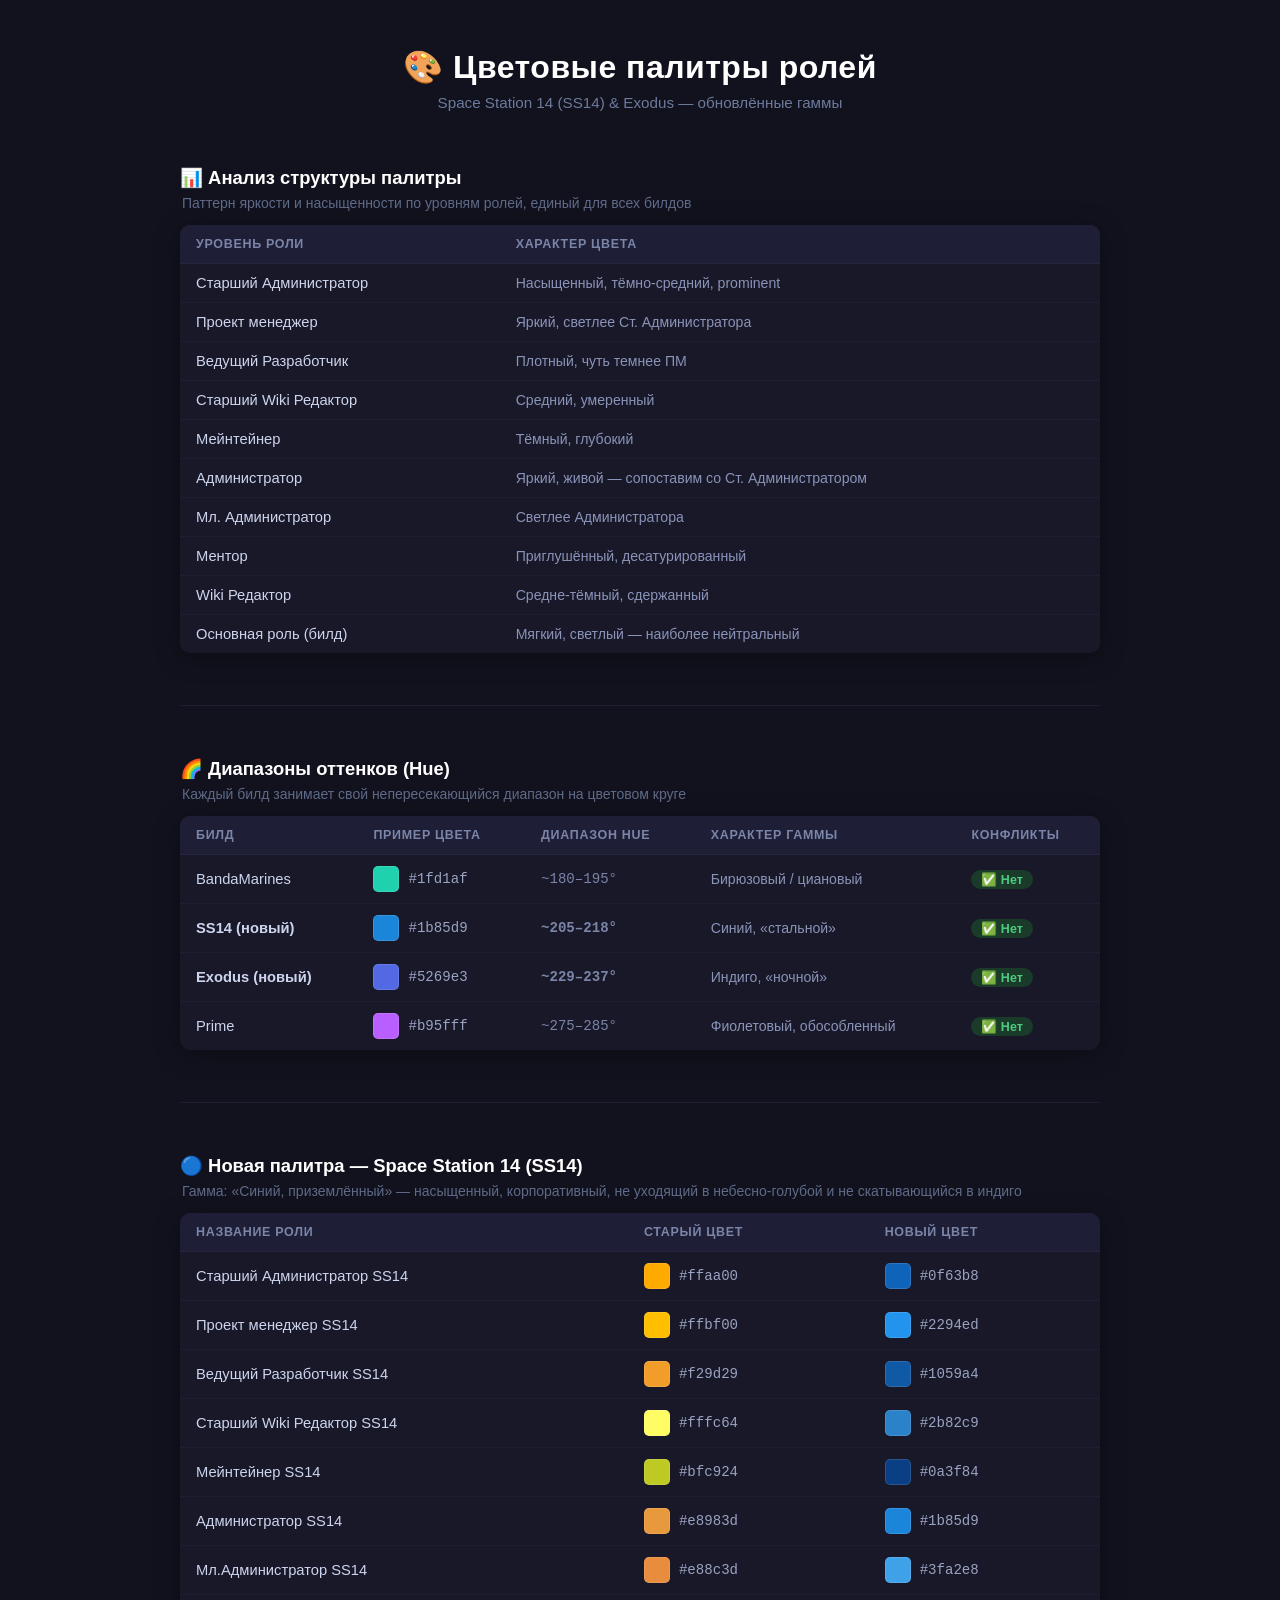
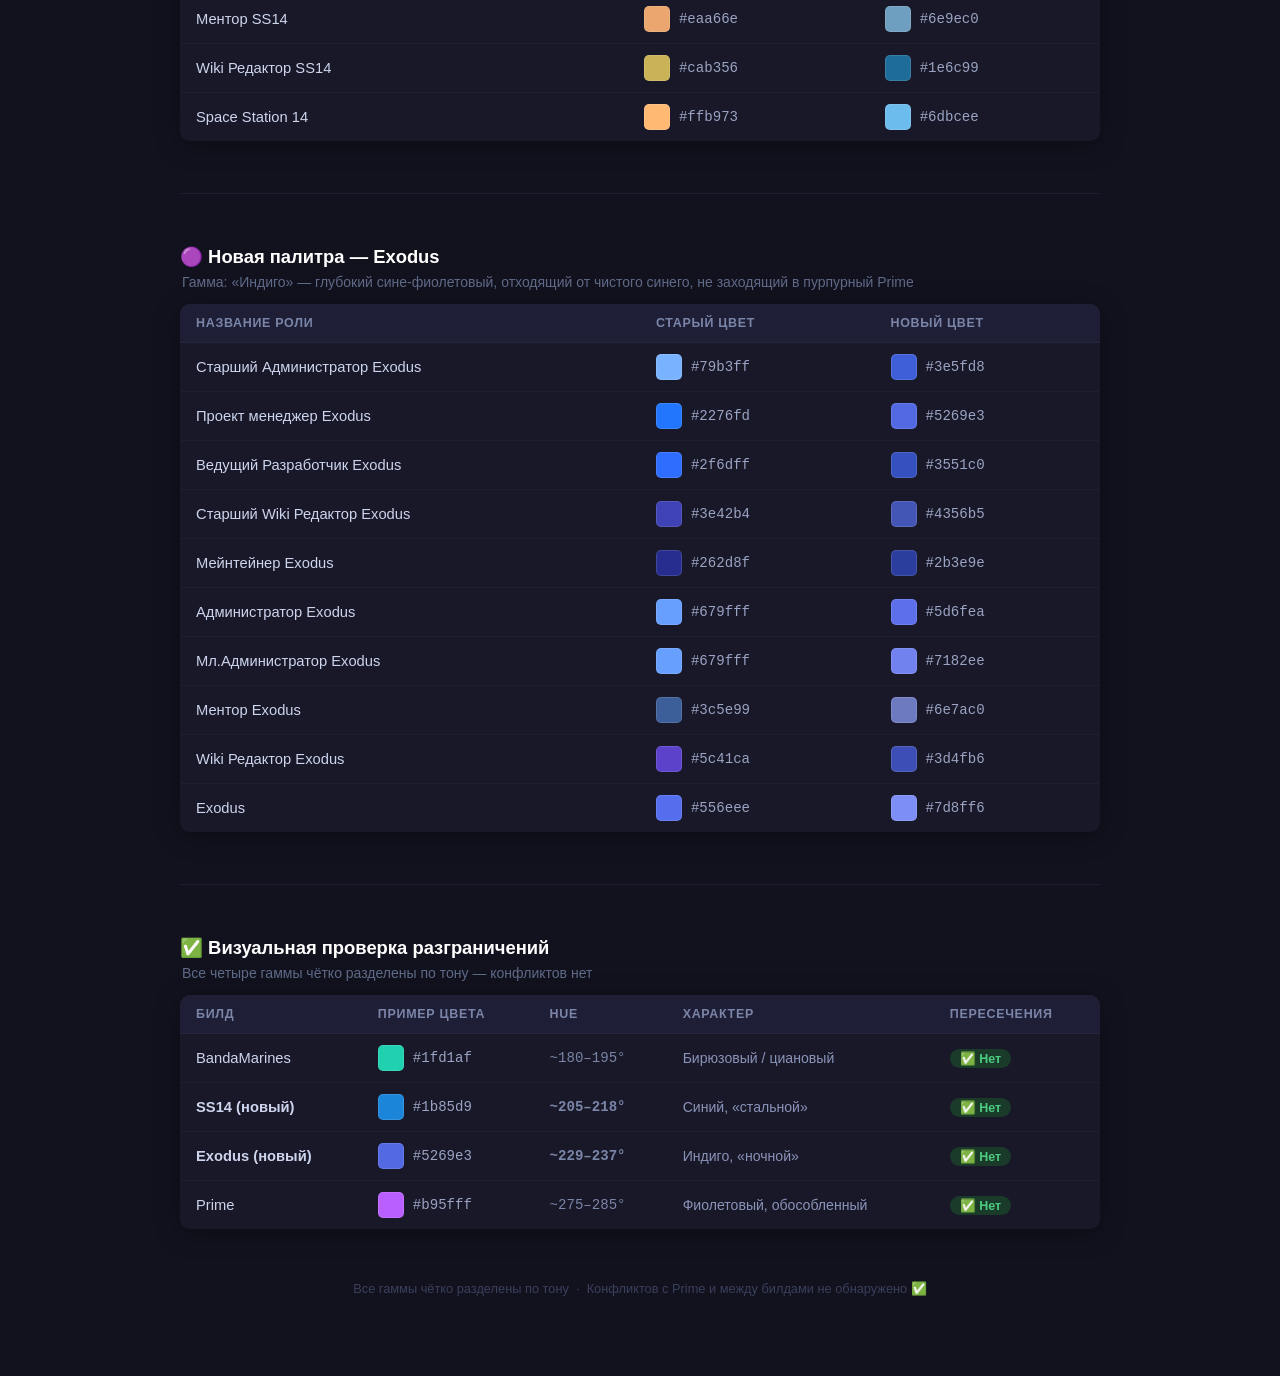
<file: palette.html>
<!DOCTYPE html>
<html lang="ru">
<head>
  <meta charset="UTF-8" />
  <meta name="viewport" content="width=device-width, initial-scale=1.0"/>
  <title>Цветовые палитры — SS14 & Exodus</title>
  <style>
    *, *::before, *::after { box-sizing: border-box; margin: 0; padding: 0; }

    body {
      background: #12121e;
      color: #dce1f0;
      font-family: 'Segoe UI', Tahoma, Geneva, Verdana, sans-serif;
      padding: 48px 24px 80px;
    }

    header {
      text-align: center;
      margin-bottom: 56px;
    }

    header h1 {
      font-size: 2rem;
      font-weight: 700;
      color: #ffffff;
      letter-spacing: 0.5px;
    }

    header p {
      margin-top: 8px;
      color: #6c7a9c;
      font-size: 0.95rem;
    }

    .section {
      max-width: 920px;
      margin: 0 auto 52px;
    }

    .section-title {
      display: flex;
      align-items: center;
      gap: 10px;
      font-size: 1.15rem;
      font-weight: 700;
      color: #ffffff;
      margin-bottom: 6px;
    }

    .section-subtitle {
      color: #5e6a87;
      font-size: 0.875rem;
      margin-bottom: 14px;
      padding-left: 2px;
    }

    table {
      width: 100%;
      border-collapse: collapse;
      background: #181828;
      border-radius: 10px;
      overflow: hidden;
      box-shadow: 0 4px 24px rgba(0,0,0,0.35);
    }

    thead tr {
      background: #1e1e36;
    }

    thead th {
      padding: 12px 16px;
      text-align: left;
      font-size: 0.78rem;
      font-weight: 600;
      text-transform: uppercase;
      letter-spacing: 0.7px;
      color: #7a85a8;
      border-bottom: 1px solid #252540;
    }

    tbody tr {
      border-bottom: 1px solid #1e1e30;
      transition: background 0.15s;
    }

    tbody tr:last-child { border-bottom: none; }
    tbody tr:hover { background: #1f203a; }

    td {
      padding: 11px 16px;
      font-size: 0.92rem;
      vertical-align: middle;
    }

    td.role { font-weight: 500; color: #cdd4ed; }
    td.char { color: #8a93b8; font-size: 0.88rem; }
    td.hue  { color: #7a85a8; font-size: 0.88rem; font-family: monospace; }

    .color-cell {
      display: flex;
      align-items: center;
      gap: 9px;
    }

    .swatch {
      width: 26px;
      height: 26px;
      border-radius: 5px;
      border: 1px solid rgba(255,255,255,0.12);
      flex-shrink: 0;
    }

    .hex {
      font-family: 'Courier New', monospace;
      font-size: 0.88rem;
      color: #9aa3c2;
    }

    .badge {
      display: inline-block;
      padding: 2px 10px;
      border-radius: 20px;
      font-size: 0.78rem;
      font-weight: 600;
    }

    .ok   { background: #1a3a2a; color: #4ccc80; }
    .warn { background: #3a2a10; color: #e0a030; }

    .divider {
      max-width: 920px;
      margin: 0 auto 52px;
      border: none;
      border-top: 1px solid #1e1e30;
    }

    .hue-spectrum {
      display: flex;
      gap: 0;
      border-radius: 8px;
      overflow: hidden;
      height: 18px;
      margin-bottom: 14px;
    }

    .hue-segment {
      flex: 1;
      position: relative;
    }

    footer {
      text-align: center;
      color: #3a3f5c;
      font-size: 0.8rem;
      margin-top: 16px;
    }
  </style>
</head>
<body>

<header>
  <h1>🎨 Цветовые палитры ролей</h1>
  <p>Space Station 14 (SS14) &amp; Exodus — обновлённые гаммы</p>
</header>

<!-- ─── 1. Анализ структуры ─────────────────────────────────── -->
<div class="section">
  <div class="section-title">📊 Анализ структуры палитры</div>
  <div class="section-subtitle">Паттерн яркости и насыщенности по уровням ролей, единый для всех билдов</div>
  <table>
    <thead>
      <tr>
        <th>Уровень роли</th>
        <th>Характер цвета</th>
      </tr>
    </thead>
    <tbody>
      <tr><td class="role">Старший Администратор</td><td class="char">Насыщенный, тёмно-средний, prominent</td></tr>
      <tr><td class="role">Проект менеджер</td><td class="char">Яркий, светлее Ст. Администратора</td></tr>
      <tr><td class="role">Ведущий Разработчик</td><td class="char">Плотный, чуть темнее ПМ</td></tr>
      <tr><td class="role">Старший Wiki Редактор</td><td class="char">Средний, умеренный</td></tr>
      <tr><td class="role">Мейнтейнер</td><td class="char">Тёмный, глубокий</td></tr>
      <tr><td class="role">Администратор</td><td class="char">Яркий, живой — сопоставим со Ст. Администратором</td></tr>
      <tr><td class="role">Мл. Администратор</td><td class="char">Светлее Администратора</td></tr>
      <tr><td class="role">Ментор</td><td class="char">Приглушённый, десатурированный</td></tr>
      <tr><td class="role">Wiki Редактор</td><td class="char">Средне-тёмный, сдержанный</td></tr>
      <tr><td class="role">Основная роль (билд)</td><td class="char">Мягкий, светлый — наиболее нейтральный</td></tr>
    </tbody>
  </table>
</div>

<hr class="divider"/>

<!-- ─── 2. Диапазоны оттенков ──────────────────────────────── -->
<div class="section">
  <div class="section-title">🌈 Диапазоны оттенков (Hue)</div>
  <div class="section-subtitle">Каждый билд занимает свой непересекающийся диапазон на цветовом круге</div>
  <table>
    <thead>
      <tr>
        <th>Билд</th>
        <th>Пример цвета</th>
        <th>Диапазон Hue</th>
        <th>Характер гаммы</th>
        <th>Конфликты</th>
      </tr>
    </thead>
    <tbody>
      <tr>
        <td class="role">BandaMarines</td>
        <td><div class="color-cell"><div class="swatch" style="background:#1fd1af"></div><span class="hex">#1fd1af</span></div></td>
        <td class="hue">~180–195°</td>
        <td class="char">Бирюзовый / циановый</td>
        <td><span class="badge ok">✅ Нет</span></td>
      </tr>
      <tr>
        <td class="role"><strong>SS14 (новый)</strong></td>
        <td><div class="color-cell"><div class="swatch" style="background:#1b85d9"></div><span class="hex">#1b85d9</span></div></td>
        <td class="hue"><strong>~205–218°</strong></td>
        <td class="char">Синий, «стальной»</td>
        <td><span class="badge ok">✅ Нет</span></td>
      </tr>
      <tr>
        <td class="role"><strong>Exodus (новый)</strong></td>
        <td><div class="color-cell"><div class="swatch" style="background:#5269e3"></div><span class="hex">#5269e3</span></div></td>
        <td class="hue"><strong>~229–237°</strong></td>
        <td class="char">Индиго, «ночной»</td>
        <td><span class="badge ok">✅ Нет</span></td>
      </tr>
      <tr>
        <td class="role">Prime</td>
        <td><div class="color-cell"><div class="swatch" style="background:#b95fff"></div><span class="hex">#b95fff</span></div></td>
        <td class="hue">~275–285°</td>
        <td class="char">Фиолетовый, обособленный</td>
        <td><span class="badge ok">✅ Нет</span></td>
      </tr>
    </tbody>
  </table>
</div>

<hr class="divider"/>

<!-- ─── 3. Палитра SS14 ─────────────────────────────────────── -->
<div class="section">
  <div class="section-title">🔵 Новая палитра — Space Station 14 (SS14)</div>
  <div class="section-subtitle">Гамма: «Синий, приземлённый» — насыщенный, корпоративный, не уходящий в небесно-голубой и не скатывающийся в индиго</div>
  <table>
    <thead>
      <tr>
        <th>Название роли</th>
        <th>Старый цвет</th>
        <th>Новый цвет</th>
      </tr>
    </thead>
    <tbody>
      <tr>
        <td class="role">Старший Администратор SS14</td>
        <td><div class="color-cell"><div class="swatch" style="background:#ffaa00"></div><span class="hex">#ffaa00</span></div></td>
        <td><div class="color-cell"><div class="swatch" style="background:#0f63b8"></div><span class="hex">#0f63b8</span></div></td>
      </tr>
      <tr>
        <td class="role">Проект менеджер SS14</td>
        <td><div class="color-cell"><div class="swatch" style="background:#ffbf00"></div><span class="hex">#ffbf00</span></div></td>
        <td><div class="color-cell"><div class="swatch" style="background:#2294ed"></div><span class="hex">#2294ed</span></div></td>
      </tr>
      <tr>
        <td class="role">Ведущий Разработчик SS14</td>
        <td><div class="color-cell"><div class="swatch" style="background:#f29d29"></div><span class="hex">#f29d29</span></div></td>
        <td><div class="color-cell"><div class="swatch" style="background:#1059a4"></div><span class="hex">#1059a4</span></div></td>
      </tr>
      <tr>
        <td class="role">Старший Wiki Редактор SS14</td>
        <td><div class="color-cell"><div class="swatch" style="background:#fffc64"></div><span class="hex">#fffc64</span></div></td>
        <td><div class="color-cell"><div class="swatch" style="background:#2b82c9"></div><span class="hex">#2b82c9</span></div></td>
      </tr>
      <tr>
        <td class="role">Мейнтейнер SS14</td>
        <td><div class="color-cell"><div class="swatch" style="background:#bfc924"></div><span class="hex">#bfc924</span></div></td>
        <td><div class="color-cell"><div class="swatch" style="background:#0a3f84"></div><span class="hex">#0a3f84</span></div></td>
      </tr>
      <tr>
        <td class="role">Администратор SS14</td>
        <td><div class="color-cell"><div class="swatch" style="background:#e8983d"></div><span class="hex">#e8983d</span></div></td>
        <td><div class="color-cell"><div class="swatch" style="background:#1b85d9"></div><span class="hex">#1b85d9</span></div></td>
      </tr>
      <tr>
        <td class="role">Мл.Администратор SS14</td>
        <td><div class="color-cell"><div class="swatch" style="background:#e88c3d"></div><span class="hex">#e88c3d</span></div></td>
        <td><div class="color-cell"><div class="swatch" style="background:#3fa2e8"></div><span class="hex">#3fa2e8</span></div></td>
      </tr>
      <tr>
        <td class="role">Ментор SS14</td>
        <td><div class="color-cell"><div class="swatch" style="background:#eaa66e"></div><span class="hex">#eaa66e</span></div></td>
        <td><div class="color-cell"><div class="swatch" style="background:#6e9ec0"></div><span class="hex">#6e9ec0</span></div></td>
      </tr>
      <tr>
        <td class="role">Wiki Редактор SS14</td>
        <td><div class="color-cell"><div class="swatch" style="background:#cab356"></div><span class="hex">#cab356</span></div></td>
        <td><div class="color-cell"><div class="swatch" style="background:#1e6c99"></div><span class="hex">#1e6c99</span></div></td>
      </tr>
      <tr>
        <td class="role">Space Station 14</td>
        <td><div class="color-cell"><div class="swatch" style="background:#ffb973"></div><span class="hex">#ffb973</span></div></td>
        <td><div class="color-cell"><div class="swatch" style="background:#6dbcee"></div><span class="hex">#6dbcee</span></div></td>
      </tr>
    </tbody>
  </table>
</div>

<hr class="divider"/>

<!-- ─── 4. Палитра Exodus ───────────────────────────────────── -->
<div class="section">
  <div class="section-title">🟣 Новая палитра — Exodus</div>
  <div class="section-subtitle">Гамма: «Индиго» — глубокий сине-фиолетовый, отходящий от чистого синего, не заходящий в пурпурный Prime</div>
  <table>
    <thead>
      <tr>
        <th>Название роли</th>
        <th>Старый цвет</th>
        <th>Новый цвет</th>
      </tr>
    </thead>
    <tbody>
      <tr>
        <td class="role">Старший Администратор Exodus</td>
        <td><div class="color-cell"><div class="swatch" style="background:#79b3ff"></div><span class="hex">#79b3ff</span></div></td>
        <td><div class="color-cell"><div class="swatch" style="background:#3e5fd8"></div><span class="hex">#3e5fd8</span></div></td>
      </tr>
      <tr>
        <td class="role">Проект менеджер Exodus</td>
        <td><div class="color-cell"><div class="swatch" style="background:#2276fd"></div><span class="hex">#2276fd</span></div></td>
        <td><div class="color-cell"><div class="swatch" style="background:#5269e3"></div><span class="hex">#5269e3</span></div></td>
      </tr>
      <tr>
        <td class="role">Ведущий Разработчик Exodus</td>
        <td><div class="color-cell"><div class="swatch" style="background:#2f6dff"></div><span class="hex">#2f6dff</span></div></td>
        <td><div class="color-cell"><div class="swatch" style="background:#3551c0"></div><span class="hex">#3551c0</span></div></td>
      </tr>
      <tr>
        <td class="role">Старший Wiki Редактор Exodus</td>
        <td><div class="color-cell"><div class="swatch" style="background:#3e42b4"></div><span class="hex">#3e42b4</span></div></td>
        <td><div class="color-cell"><div class="swatch" style="background:#4356b5"></div><span class="hex">#4356b5</span></div></td>
      </tr>
      <tr>
        <td class="role">Мейнтейнер Exodus</td>
        <td><div class="color-cell"><div class="swatch" style="background:#262d8f"></div><span class="hex">#262d8f</span></div></td>
        <td><div class="color-cell"><div class="swatch" style="background:#2b3e9e"></div><span class="hex">#2b3e9e</span></div></td>
      </tr>
      <tr>
        <td class="role">Администратор Exodus</td>
        <td><div class="color-cell"><div class="swatch" style="background:#679fff"></div><span class="hex">#679fff</span></div></td>
        <td><div class="color-cell"><div class="swatch" style="background:#5d6fea"></div><span class="hex">#5d6fea</span></div></td>
      </tr>
      <tr>
        <td class="role">Мл.Администратор Exodus</td>
        <td><div class="color-cell"><div class="swatch" style="background:#679fff"></div><span class="hex">#679fff</span></div></td>
        <td><div class="color-cell"><div class="swatch" style="background:#7182ee"></div><span class="hex">#7182ee</span></div></td>
      </tr>
      <tr>
        <td class="role">Ментор Exodus</td>
        <td><div class="color-cell"><div class="swatch" style="background:#3c5e99"></div><span class="hex">#3c5e99</span></div></td>
        <td><div class="color-cell"><div class="swatch" style="background:#6e7ac0"></div><span class="hex">#6e7ac0</span></div></td>
      </tr>
      <tr>
        <td class="role">Wiki Редактор Exodus</td>
        <td><div class="color-cell"><div class="swatch" style="background:#5c41ca"></div><span class="hex">#5c41ca</span></div></td>
        <td><div class="color-cell"><div class="swatch" style="background:#3d4fb6"></div><span class="hex">#3d4fb6</span></div></td>
      </tr>
      <tr>
        <td class="role">Exodus</td>
        <td><div class="color-cell"><div class="swatch" style="background:#556eee"></div><span class="hex">#556eee</span></div></td>
        <td><div class="color-cell"><div class="swatch" style="background:#7d8ff6"></div><span class="hex">#7d8ff6</span></div></td>
      </tr>
    </tbody>
  </table>
</div>

<hr class="divider"/>

<!-- ─── 5. Визуальная проверка ─────────────────────────────── -->
<div class="section">
  <div class="section-title">✅ Визуальная проверка разграничений</div>
  <div class="section-subtitle">Все четыре гаммы чётко разделены по тону — конфликтов нет</div>
  <table>
    <thead>
      <tr>
        <th>Билд</th>
        <th>Пример цвета</th>
        <th>Hue</th>
        <th>Характер</th>
        <th>Пересечения</th>
      </tr>
    </thead>
    <tbody>
      <tr>
        <td class="role">BandaMarines</td>
        <td><div class="color-cell"><div class="swatch" style="background:#1fd1af"></div><span class="hex">#1fd1af</span></div></td>
        <td class="hue">~180–195°</td>
        <td class="char">Бирюзовый / циановый</td>
        <td><span class="badge ok">✅ Нет</span></td>
      </tr>
      <tr>
        <td class="role"><strong>SS14 (новый)</strong></td>
        <td><div class="color-cell"><div class="swatch" style="background:#1b85d9"></div><span class="hex">#1b85d9</span></div></td>
        <td class="hue"><strong>~205–218°</strong></td>
        <td class="char">Синий, «стальной»</td>
        <td><span class="badge ok">✅ Нет</span></td>
      </tr>
      <tr>
        <td class="role"><strong>Exodus (новый)</strong></td>
        <td><div class="color-cell"><div class="swatch" style="background:#5269e3"></div><span class="hex">#5269e3</span></div></td>
        <td class="hue"><strong>~229–237°</strong></td>
        <td class="char">Индиго, «ночной»</td>
        <td><span class="badge ok">✅ Нет</span></td>
      </tr>
      <tr>
        <td class="role">Prime</td>
        <td><div class="color-cell"><div class="swatch" style="background:#b95fff"></div><span class="hex">#b95fff</span></div></td>
        <td class="hue">~275–285°</td>
        <td class="char">Фиолетовый, обособленный</td>
        <td><span class="badge ok">✅ Нет</span></td>
      </tr>
    </tbody>
  </table>
</div>

<footer>
  Все гаммы чётко разделены по тону &nbsp;·&nbsp; Конфликтов с Prime и между билдами не обнаружено ✅
</footer>

</body>
</html>
</file>
